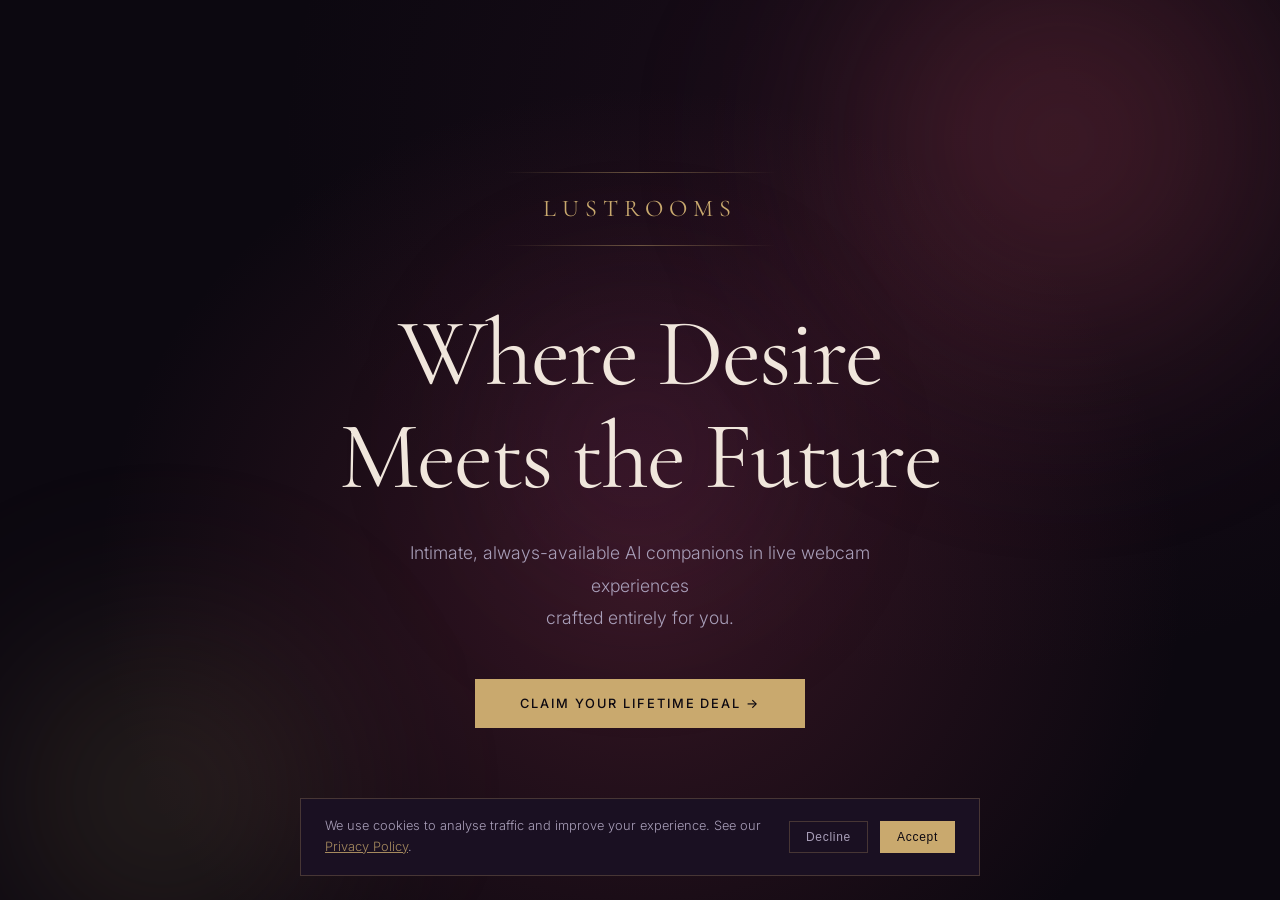
<file: index.html>
<!doctype html>
<html lang="en">
  <head>
    <meta charset="UTF-8" />
    <meta name="viewport" content="width=device-width, initial-scale=1.0" />
    <title>Lustrooms — Your Fantasy. Perfected.</title>
    <meta name="description" content="Intimate, always-available AI companions in live webcam experiences crafted entirely for you." />
    <link rel="icon" type="image/svg+xml" href="/favicon.svg" />

    <!-- Google Fonts -->
    <link rel="preconnect" href="https://fonts.googleapis.com" />
    <link rel="preconnect" href="https://fonts.gstatic.com" crossorigin />
    <link href="https://fonts.googleapis.com/css2?family=Cormorant+Garamond:ital,wght@0,300;0,400;0,500;1,300;1,400&family=Inter:wght@300;400;500&display=swap" rel="stylesheet" />

    <!-- Google Tag Manager -->
    <script>(function(w,d,s,l,i){w[l]=w[l]||[];w[l].push({'gtm.start':
    new Date().getTime(),event:'gtm.js'});var f=d.getElementsByTagName(s)[0],
    j=d.createElement(s),dl=l!='dataLayer'?'&l='+l:'';j.async=true;j.src=
    'https://www.googletagmanager.com/gtm.js?id='+i+dl;f.parentNode.insertBefore(j,f);
    })(window,document,'script','dataLayer','GTM-M2SNQQB3');</script>
    <!-- End Google Tag Manager -->
    <script type="module" crossorigin src="/assets/index-jEGV_mQt.js"></script>
    <link rel="stylesheet" crossorigin href="/assets/index-BYAXc6B2.css">
  </head>
  <body>
    <!-- Google Tag Manager (noscript) -->
    <noscript><iframe src="https://www.googletagmanager.com/ns.html?id=GTM-M2SNQQB3"
    height="0" width="0" style="display:none;visibility:hidden"></iframe></noscript>
    <!-- End Google Tag Manager (noscript) -->

    <div id="root"></div>
  </body>
</html>
</file>
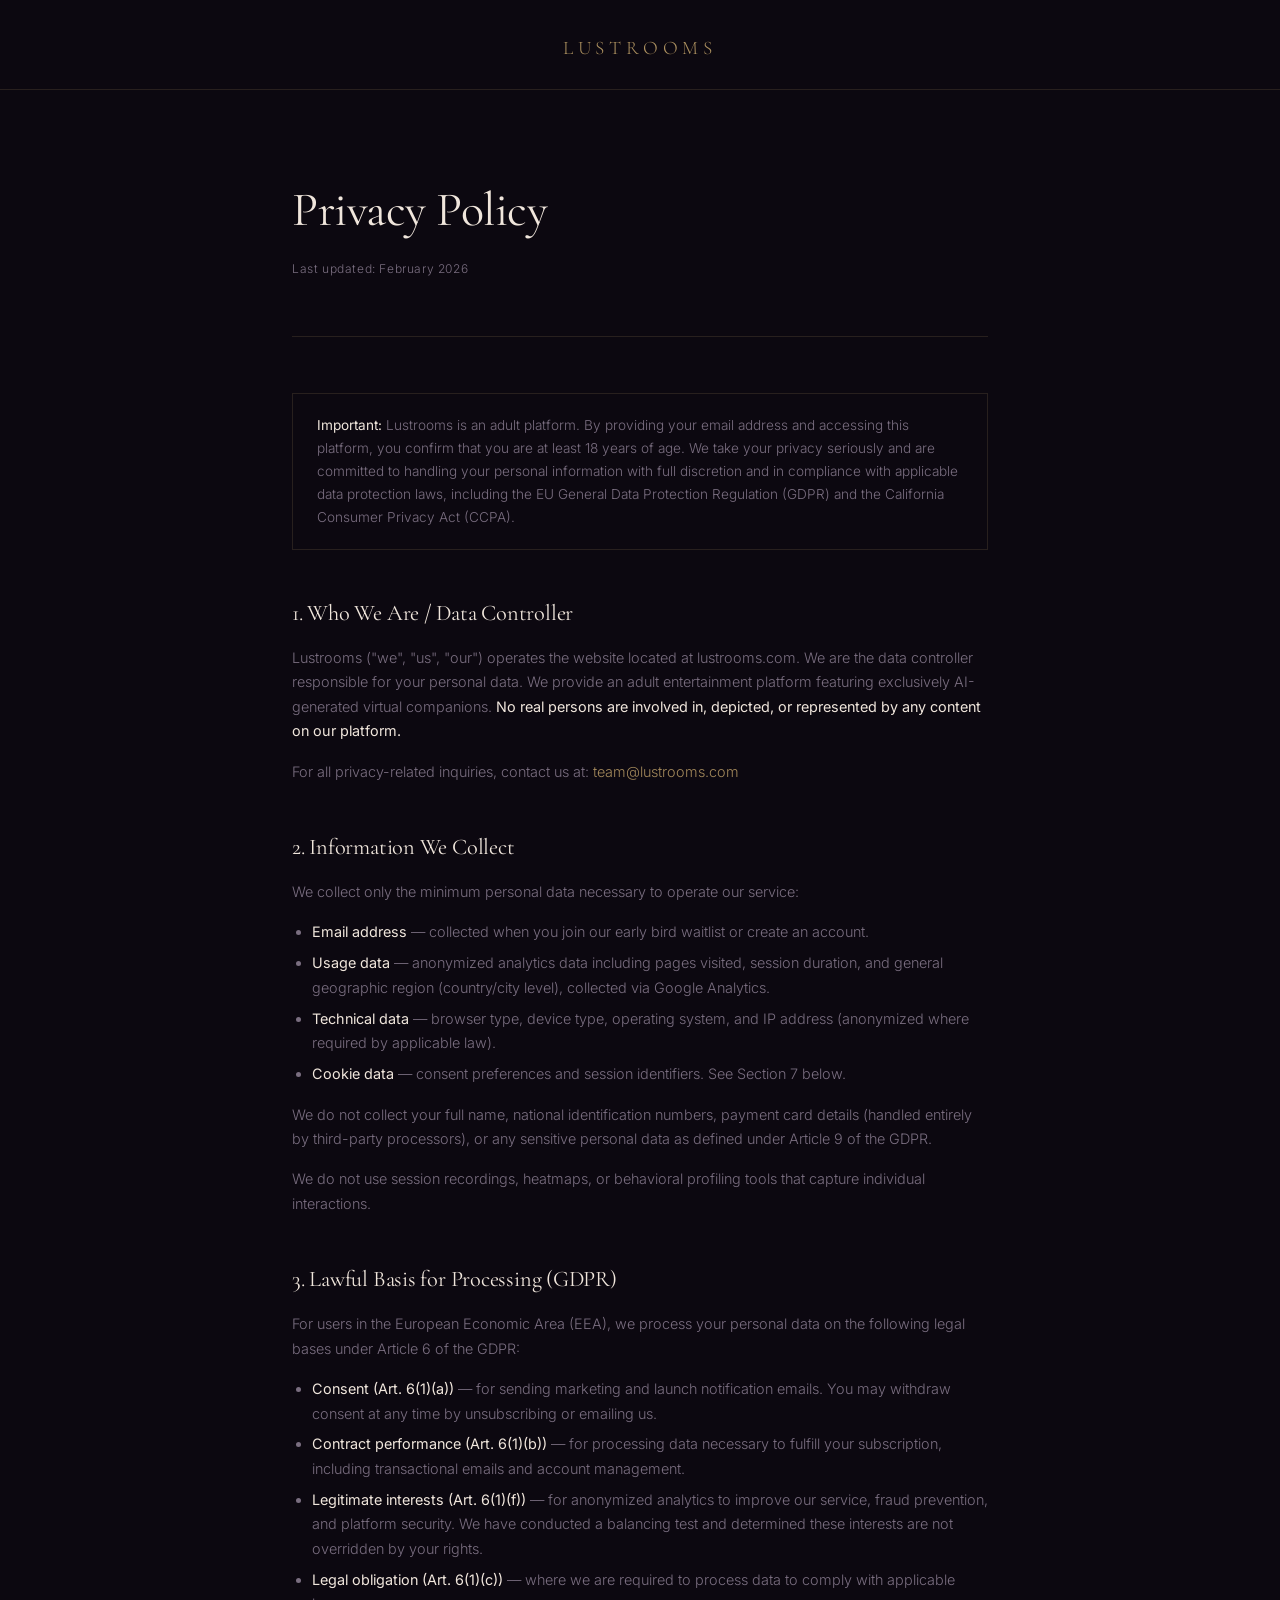
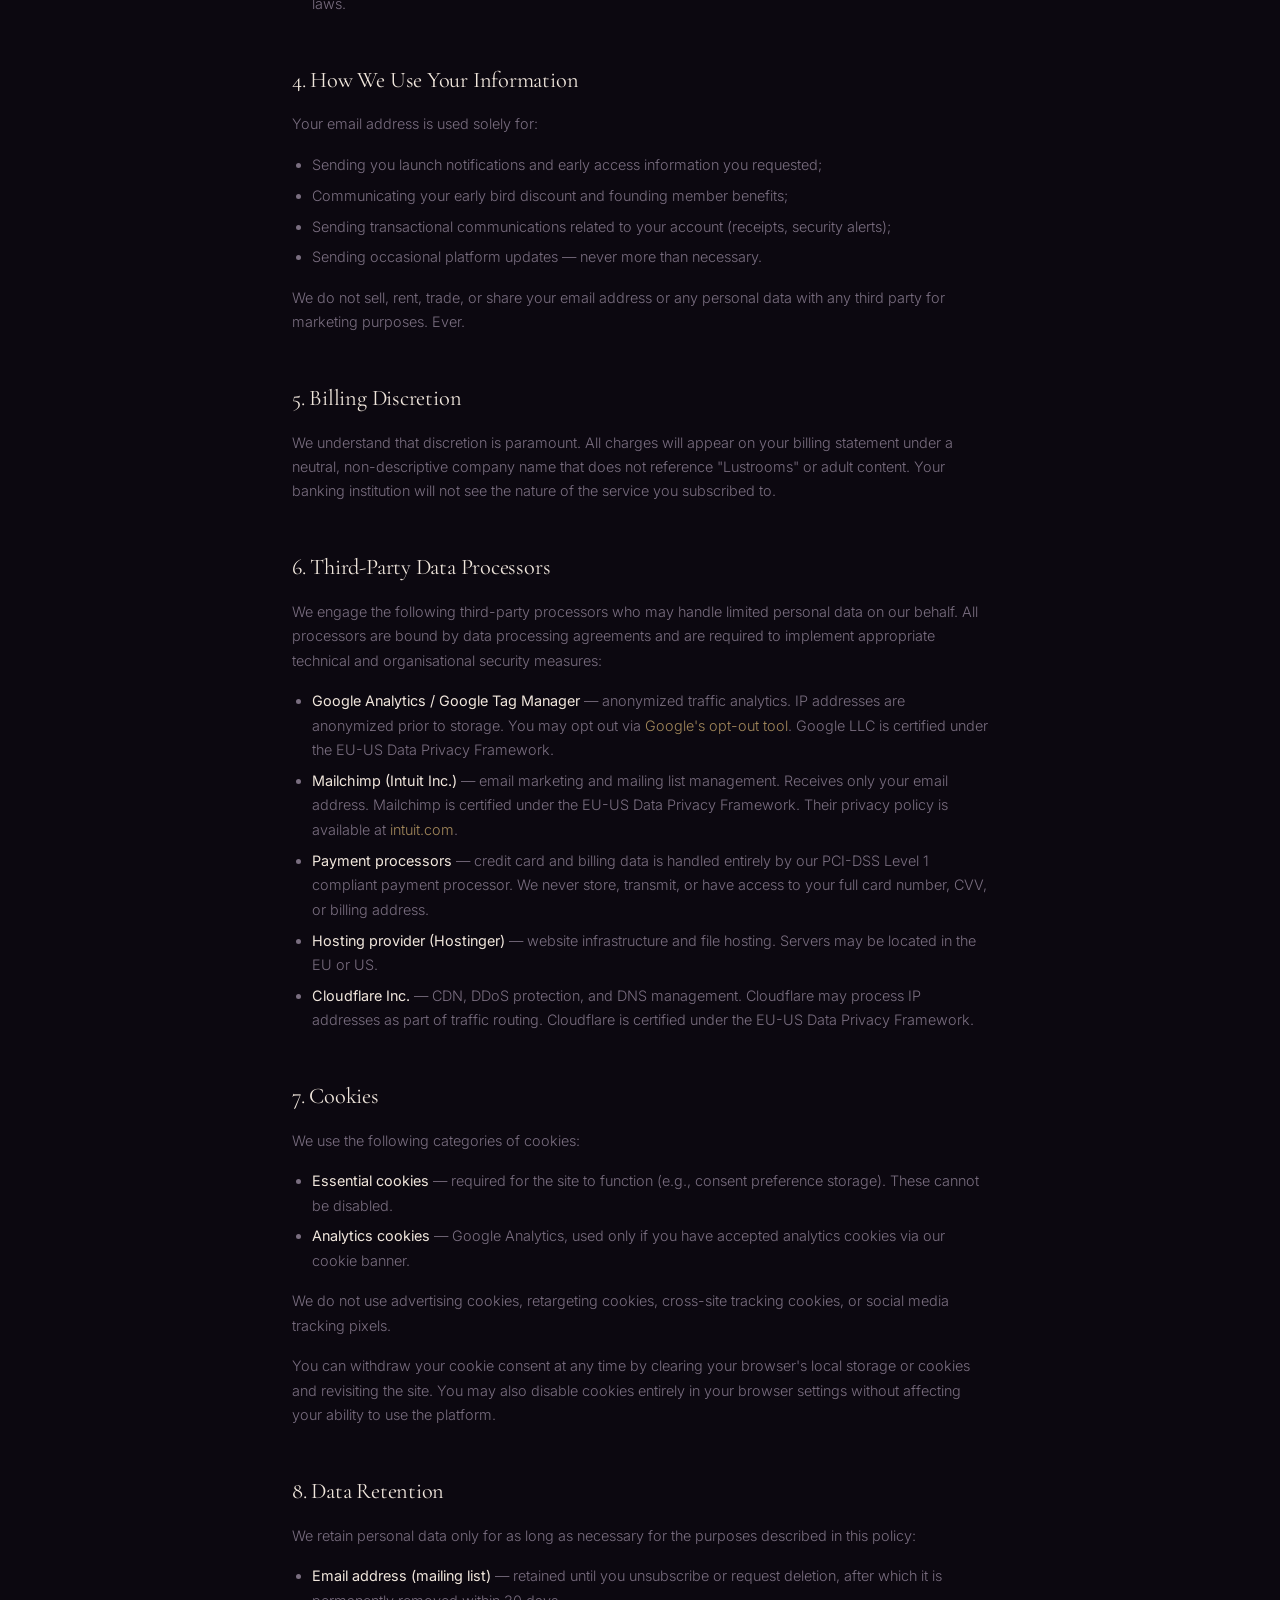
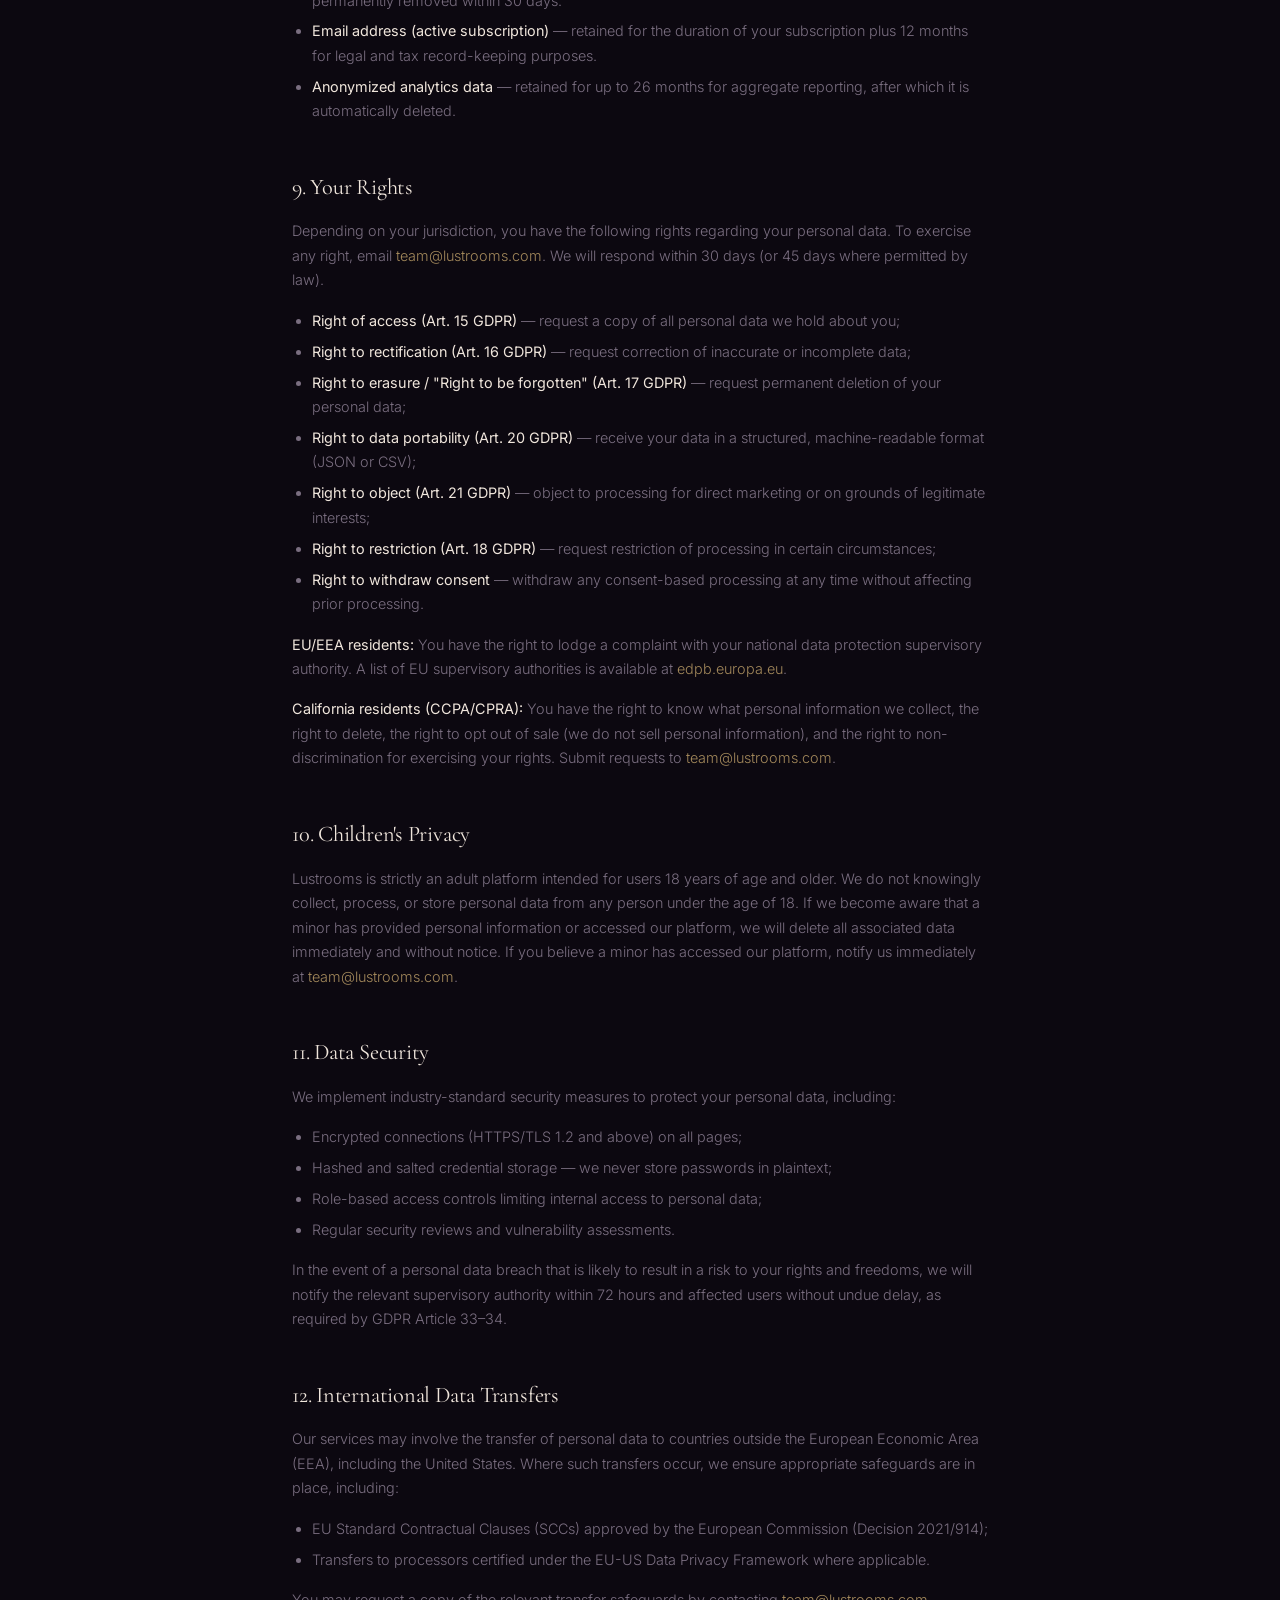
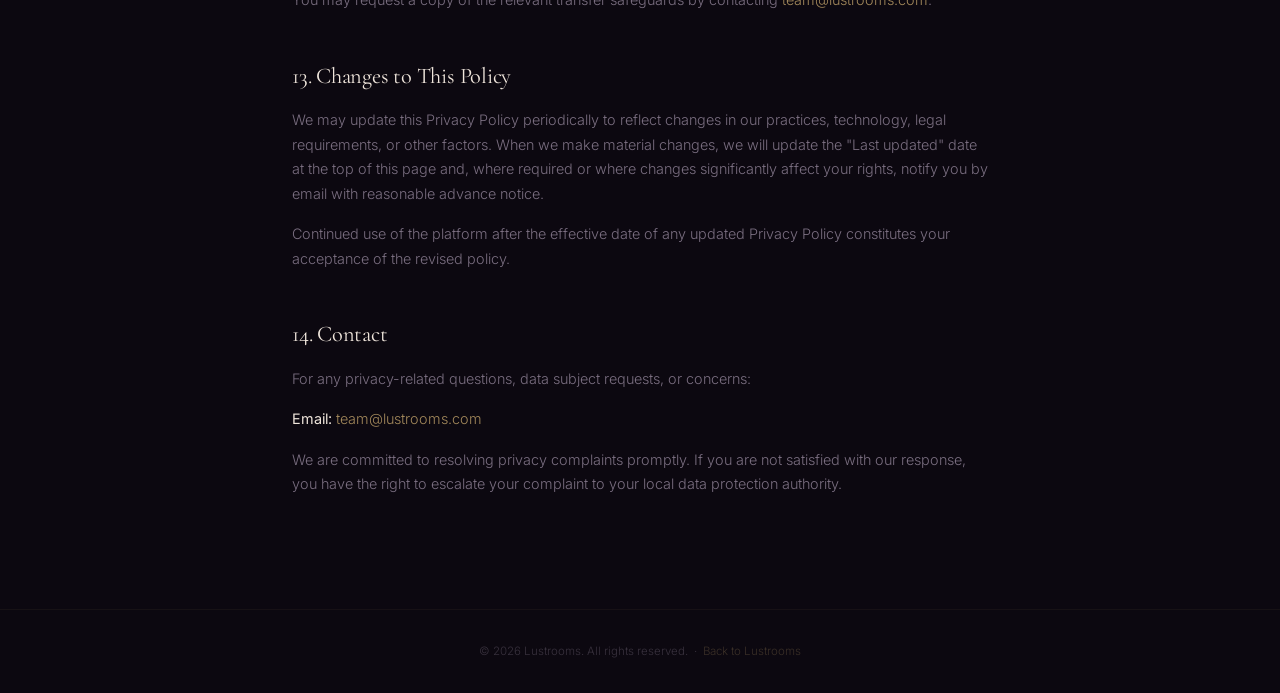
<file: privacy.html>
<!doctype html>
<html lang="en">
<head>
  <meta charset="UTF-8" />
  <meta name="viewport" content="width=device-width, initial-scale=1.0" />
  <title>Privacy Policy — Lustrooms</title>
  <meta name="robots" content="noindex" />
  <link rel="preconnect" href="https://fonts.googleapis.com" />
  <link rel="preconnect" href="https://fonts.gstatic.com" crossorigin />
  <link href="https://fonts.googleapis.com/css2?family=Cormorant+Garamond:wght@300;400&family=Inter:wght@300;400&display=swap" rel="stylesheet" />
  <style>
    *, *::before, *::after { box-sizing: border-box; margin: 0; padding: 0; }

    :root {
      --bg:      #0c0810;
      --surface: #130d18;
      --gold:    #c9a96e;
      --cream:   #f0e6dc;
      --muted:   #7a6e80;
      --border:  rgba(201, 169, 110, 0.15);
      --font-display: 'Cormorant Garamond', Georgia, serif;
      --font-body:    'Inter', system-ui, sans-serif;
    }

    body {
      background: var(--bg);
      color: var(--cream);
      font-family: var(--font-body);
      font-weight: 300;
      line-height: 1.7;
      -webkit-font-smoothing: antialiased;
    }

    header {
      padding: 2rem 2rem 1.5rem;
      border-bottom: 1px solid var(--border);
      text-align: center;
    }

    header a {
      font-family: var(--font-display);
      font-size: 1.2rem;
      letter-spacing: 0.25em;
      color: var(--gold);
      text-decoration: none;
      opacity: 0.85;
    }

    main {
      max-width: 760px;
      margin: 0 auto;
      padding: 5rem 2rem 6rem;
    }

    .page-title {
      font-family: var(--font-display);
      font-size: clamp(2rem, 5vw, 3rem);
      font-weight: 400;
      color: var(--cream);
      margin-bottom: 0.5rem;
      letter-spacing: -0.01em;
    }

    .last-updated {
      font-size: 0.75rem;
      color: var(--muted);
      letter-spacing: 0.05em;
      margin-bottom: 3.5rem;
      padding-bottom: 3.5rem;
      border-bottom: 1px solid var(--border);
    }

    h2 {
      font-family: var(--font-display);
      font-size: 1.4rem;
      font-weight: 400;
      color: var(--cream);
      margin: 2.75rem 0 0.85rem;
      letter-spacing: -0.01em;
    }

    p {
      font-size: 0.9rem;
      color: var(--muted);
      margin-bottom: 1rem;
    }

    ul {
      margin: 0.5rem 0 1rem 1.25rem;
    }

    li {
      font-size: 0.9rem;
      color: var(--muted);
      margin-bottom: 0.4rem;
    }

    strong {
      color: var(--cream);
      font-weight: 400;
    }

    a {
      color: var(--gold);
      text-decoration: none;
      opacity: 0.8;
    }

    a:hover { opacity: 1; }

    .notice {
      border: 1px solid var(--border);
      padding: 1.25rem 1.5rem;
      margin: 2rem 0;
      font-size: 0.85rem;
      color: var(--muted);
      line-height: 1.7;
    }

    footer {
      text-align: center;
      padding: 2rem;
      border-top: 1px solid var(--border);
      font-size: 0.72rem;
      color: var(--muted);
      opacity: 0.4;
    }
  </style>
</head>
<body>

  <header>
    <a href="/">LUSTROOMS</a>
  </header>

  <main>
    <h1 class="page-title">Privacy Policy</h1>
    <p class="last-updated">Last updated: February 2026</p>

    <div class="notice">
      <strong>Important:</strong> Lustrooms is an adult platform. By providing your email address and accessing this platform, you confirm that you are at least 18 years of age. We take your privacy seriously and are committed to handling your personal information with full discretion and in compliance with applicable data protection laws, including the EU General Data Protection Regulation (GDPR) and the California Consumer Privacy Act (CCPA).
    </div>

    <h2>1. Who We Are / Data Controller</h2>
    <p>Lustrooms ("we", "us", "our") operates the website located at lustrooms.com. We are the data controller responsible for your personal data. We provide an adult entertainment platform featuring exclusively AI-generated virtual companions. <strong>No real persons are involved in, depicted, or represented by any content on our platform.</strong></p>
    <p>For all privacy-related inquiries, contact us at: <a href="mailto:team@lustrooms.com">team@lustrooms.com</a></p>

    <h2>2. Information We Collect</h2>
    <p>We collect only the minimum personal data necessary to operate our service:</p>
    <ul>
      <li><strong>Email address</strong> — collected when you join our early bird waitlist or create an account.</li>
      <li><strong>Usage data</strong> — anonymized analytics data including pages visited, session duration, and general geographic region (country/city level), collected via Google Analytics.</li>
      <li><strong>Technical data</strong> — browser type, device type, operating system, and IP address (anonymized where required by applicable law).</li>
      <li><strong>Cookie data</strong> — consent preferences and session identifiers. See Section 7 below.</li>
    </ul>
    <p>We do not collect your full name, national identification numbers, payment card details (handled entirely by third-party processors), or any sensitive personal data as defined under Article 9 of the GDPR.</p>
    <p>We do not use session recordings, heatmaps, or behavioral profiling tools that capture individual interactions.</p>

    <h2>3. Lawful Basis for Processing (GDPR)</h2>
    <p>For users in the European Economic Area (EEA), we process your personal data on the following legal bases under Article 6 of the GDPR:</p>
    <ul>
      <li><strong>Consent (Art. 6(1)(a))</strong> — for sending marketing and launch notification emails. You may withdraw consent at any time by unsubscribing or emailing us.</li>
      <li><strong>Contract performance (Art. 6(1)(b))</strong> — for processing data necessary to fulfill your subscription, including transactional emails and account management.</li>
      <li><strong>Legitimate interests (Art. 6(1)(f))</strong> — for anonymized analytics to improve our service, fraud prevention, and platform security. We have conducted a balancing test and determined these interests are not overridden by your rights.</li>
      <li><strong>Legal obligation (Art. 6(1)(c))</strong> — where we are required to process data to comply with applicable laws.</li>
    </ul>

    <h2>4. How We Use Your Information</h2>
    <p>Your email address is used solely for:</p>
    <ul>
      <li>Sending you launch notifications and early access information you requested;</li>
      <li>Communicating your early bird discount and founding member benefits;</li>
      <li>Sending transactional communications related to your account (receipts, security alerts);</li>
      <li>Sending occasional platform updates — never more than necessary.</li>
    </ul>
    <p>We do not sell, rent, trade, or share your email address or any personal data with any third party for marketing purposes. Ever.</p>

    <h2>5. Billing Discretion</h2>
    <p>We understand that discretion is paramount. All charges will appear on your billing statement under a neutral, non-descriptive company name that does not reference "Lustrooms" or adult content. Your banking institution will not see the nature of the service you subscribed to.</p>

    <h2>6. Third-Party Data Processors</h2>
    <p>We engage the following third-party processors who may handle limited personal data on our behalf. All processors are bound by data processing agreements and are required to implement appropriate technical and organisational security measures:</p>
    <ul>
      <li><strong>Google Analytics / Google Tag Manager</strong> — anonymized traffic analytics. IP addresses are anonymized prior to storage. You may opt out via <a href="https://tools.google.com/dlpage/gaoptout" target="_blank" rel="noopener noreferrer">Google's opt-out tool</a>. Google LLC is certified under the EU-US Data Privacy Framework.</li>
      <li><strong>Mailchimp (Intuit Inc.)</strong> — email marketing and mailing list management. Receives only your email address. Mailchimp is certified under the EU-US Data Privacy Framework. Their privacy policy is available at <a href="https://www.intuit.com/privacy/statement/" target="_blank" rel="noopener noreferrer">intuit.com</a>.</li>
      <li><strong>Payment processors</strong> — credit card and billing data is handled entirely by our PCI-DSS Level 1 compliant payment processor. We never store, transmit, or have access to your full card number, CVV, or billing address.</li>
      <li><strong>Hosting provider (Hostinger)</strong> — website infrastructure and file hosting. Servers may be located in the EU or US.</li>
      <li><strong>Cloudflare Inc.</strong> — CDN, DDoS protection, and DNS management. Cloudflare may process IP addresses as part of traffic routing. Cloudflare is certified under the EU-US Data Privacy Framework.</li>
    </ul>

    <h2>7. Cookies</h2>
    <p>We use the following categories of cookies:</p>
    <ul>
      <li><strong>Essential cookies</strong> — required for the site to function (e.g., consent preference storage). These cannot be disabled.</li>
      <li><strong>Analytics cookies</strong> — Google Analytics, used only if you have accepted analytics cookies via our cookie banner.</li>
    </ul>
    <p>We do not use advertising cookies, retargeting cookies, cross-site tracking cookies, or social media tracking pixels.</p>
    <p>You can withdraw your cookie consent at any time by clearing your browser's local storage or cookies and revisiting the site. You may also disable cookies entirely in your browser settings without affecting your ability to use the platform.</p>

    <h2>8. Data Retention</h2>
    <p>We retain personal data only for as long as necessary for the purposes described in this policy:</p>
    <ul>
      <li><strong>Email address (mailing list)</strong> — retained until you unsubscribe or request deletion, after which it is permanently removed within 30 days.</li>
      <li><strong>Email address (active subscription)</strong> — retained for the duration of your subscription plus 12 months for legal and tax record-keeping purposes.</li>
      <li><strong>Anonymized analytics data</strong> — retained for up to 26 months for aggregate reporting, after which it is automatically deleted.</li>
    </ul>

    <h2>9. Your Rights</h2>
    <p>Depending on your jurisdiction, you have the following rights regarding your personal data. To exercise any right, email <a href="mailto:team@lustrooms.com">team@lustrooms.com</a>. We will respond within 30 days (or 45 days where permitted by law).</p>
    <ul>
      <li><strong>Right of access (Art. 15 GDPR)</strong> — request a copy of all personal data we hold about you;</li>
      <li><strong>Right to rectification (Art. 16 GDPR)</strong> — request correction of inaccurate or incomplete data;</li>
      <li><strong>Right to erasure / "Right to be forgotten" (Art. 17 GDPR)</strong> — request permanent deletion of your personal data;</li>
      <li><strong>Right to data portability (Art. 20 GDPR)</strong> — receive your data in a structured, machine-readable format (JSON or CSV);</li>
      <li><strong>Right to object (Art. 21 GDPR)</strong> — object to processing for direct marketing or on grounds of legitimate interests;</li>
      <li><strong>Right to restriction (Art. 18 GDPR)</strong> — request restriction of processing in certain circumstances;</li>
      <li><strong>Right to withdraw consent</strong> — withdraw any consent-based processing at any time without affecting prior processing.</li>
    </ul>
    <p><strong>EU/EEA residents:</strong> You have the right to lodge a complaint with your national data protection supervisory authority. A list of EU supervisory authorities is available at <a href="https://edpb.europa.eu/about-edpb/about-edpb/members_en" target="_blank" rel="noopener noreferrer">edpb.europa.eu</a>.</p>
    <p><strong>California residents (CCPA/CPRA):</strong> You have the right to know what personal information we collect, the right to delete, the right to opt out of sale (we do not sell personal information), and the right to non-discrimination for exercising your rights. Submit requests to <a href="mailto:team@lustrooms.com">team@lustrooms.com</a>.</p>

    <h2>10. Children's Privacy</h2>
    <p>Lustrooms is strictly an adult platform intended for users 18 years of age and older. We do not knowingly collect, process, or store personal data from any person under the age of 18. If we become aware that a minor has provided personal information or accessed our platform, we will delete all associated data immediately and without notice. If you believe a minor has accessed our platform, notify us immediately at <a href="mailto:team@lustrooms.com">team@lustrooms.com</a>.</p>

    <h2>11. Data Security</h2>
    <p>We implement industry-standard security measures to protect your personal data, including:</p>
    <ul>
      <li>Encrypted connections (HTTPS/TLS 1.2 and above) on all pages;</li>
      <li>Hashed and salted credential storage — we never store passwords in plaintext;</li>
      <li>Role-based access controls limiting internal access to personal data;</li>
      <li>Regular security reviews and vulnerability assessments.</li>
    </ul>
    <p>In the event of a personal data breach that is likely to result in a risk to your rights and freedoms, we will notify the relevant supervisory authority within 72 hours and affected users without undue delay, as required by GDPR Article 33–34.</p>

    <h2>12. International Data Transfers</h2>
    <p>Our services may involve the transfer of personal data to countries outside the European Economic Area (EEA), including the United States. Where such transfers occur, we ensure appropriate safeguards are in place, including:</p>
    <ul>
      <li>EU Standard Contractual Clauses (SCCs) approved by the European Commission (Decision 2021/914);</li>
      <li>Transfers to processors certified under the EU-US Data Privacy Framework where applicable.</li>
    </ul>
    <p>You may request a copy of the relevant transfer safeguards by contacting <a href="mailto:team@lustrooms.com">team@lustrooms.com</a>.</p>

    <h2>13. Changes to This Policy</h2>
    <p>We may update this Privacy Policy periodically to reflect changes in our practices, technology, legal requirements, or other factors. When we make material changes, we will update the "Last updated" date at the top of this page and, where required or where changes significantly affect your rights, notify you by email with reasonable advance notice.</p>
    <p>Continued use of the platform after the effective date of any updated Privacy Policy constitutes your acceptance of the revised policy.</p>

    <h2>14. Contact</h2>
    <p>For any privacy-related questions, data subject requests, or concerns:</p>
    <p><strong>Email:</strong> <a href="mailto:team@lustrooms.com">team@lustrooms.com</a></p>
    <p>We are committed to resolving privacy complaints promptly. If you are not satisfied with our response, you have the right to escalate your complaint to your local data protection authority.</p>
  </main>

  <footer>
    © <script>document.write(new Date().getFullYear())</script> Lustrooms. All rights reserved.
    &nbsp;·&nbsp; <a href="/" style="opacity:0.6;">Back to Lustrooms</a>
  </footer>

</body>
</html>
</file>
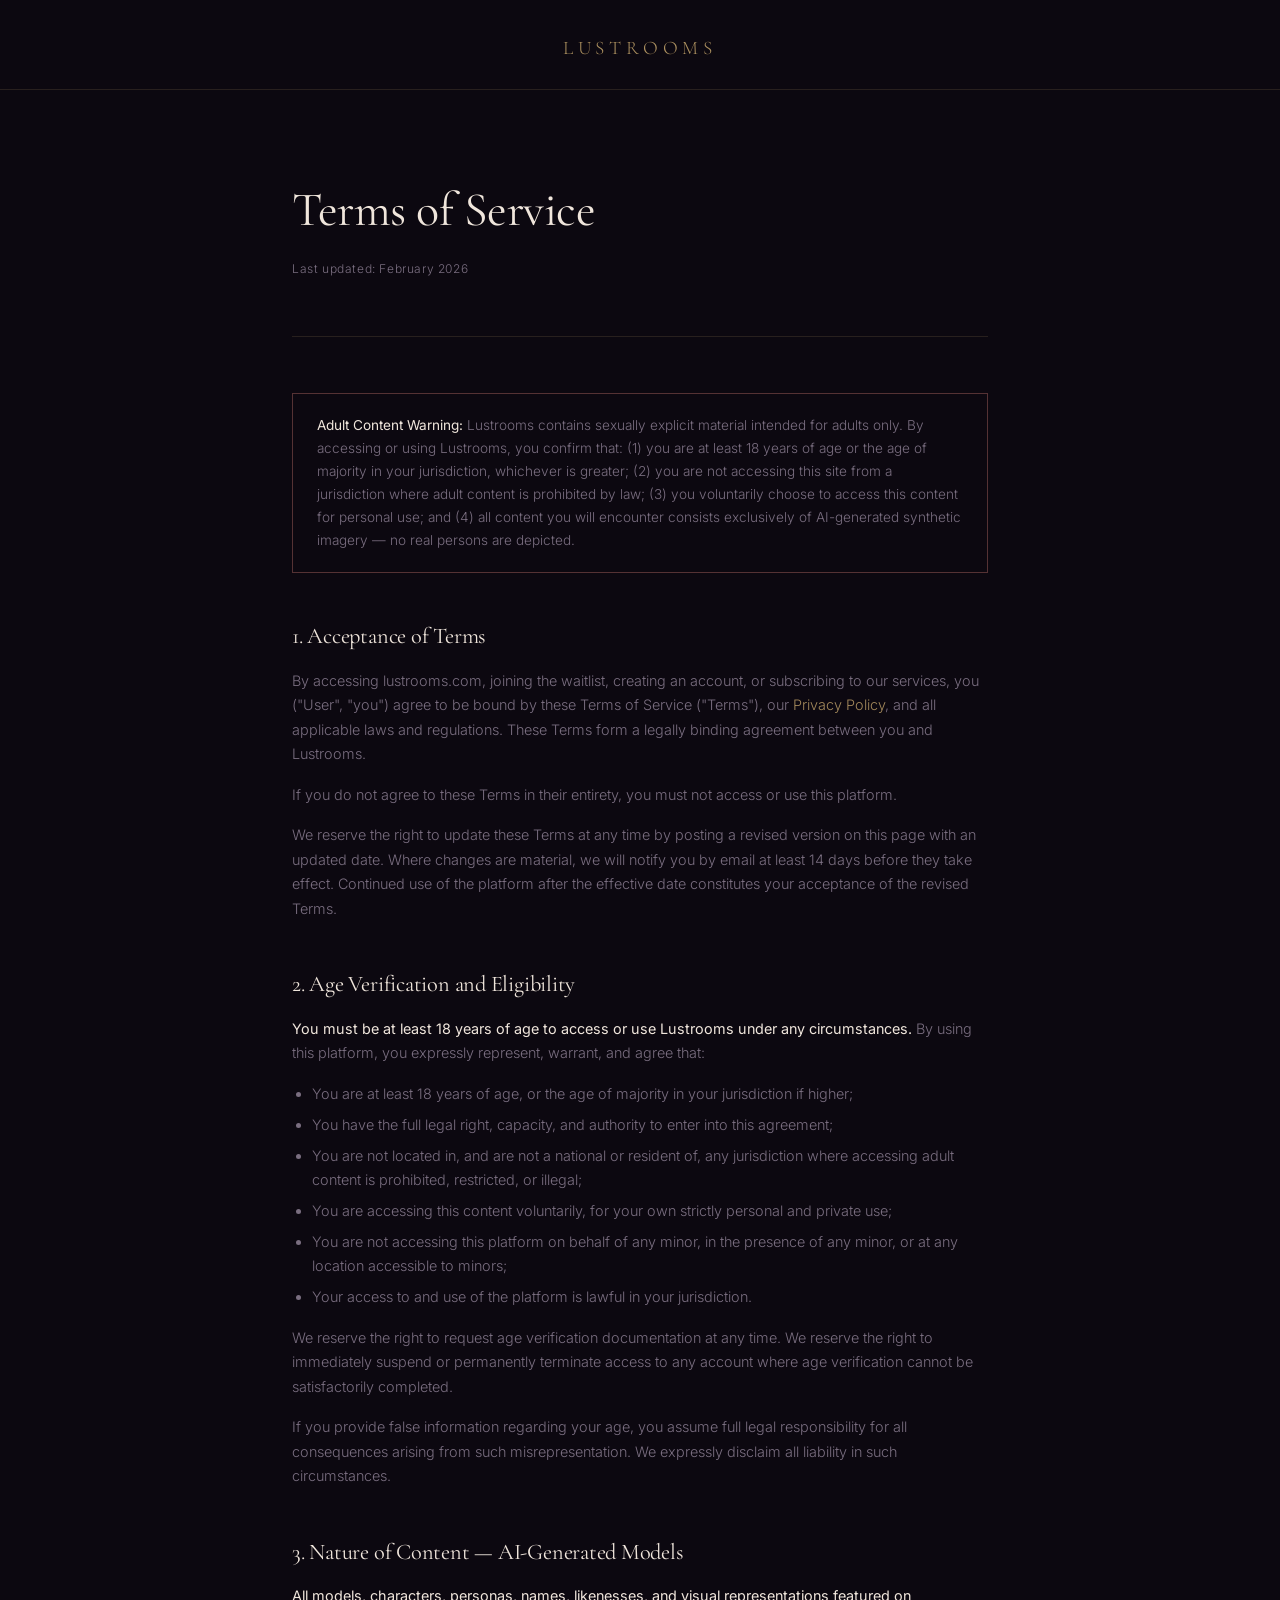
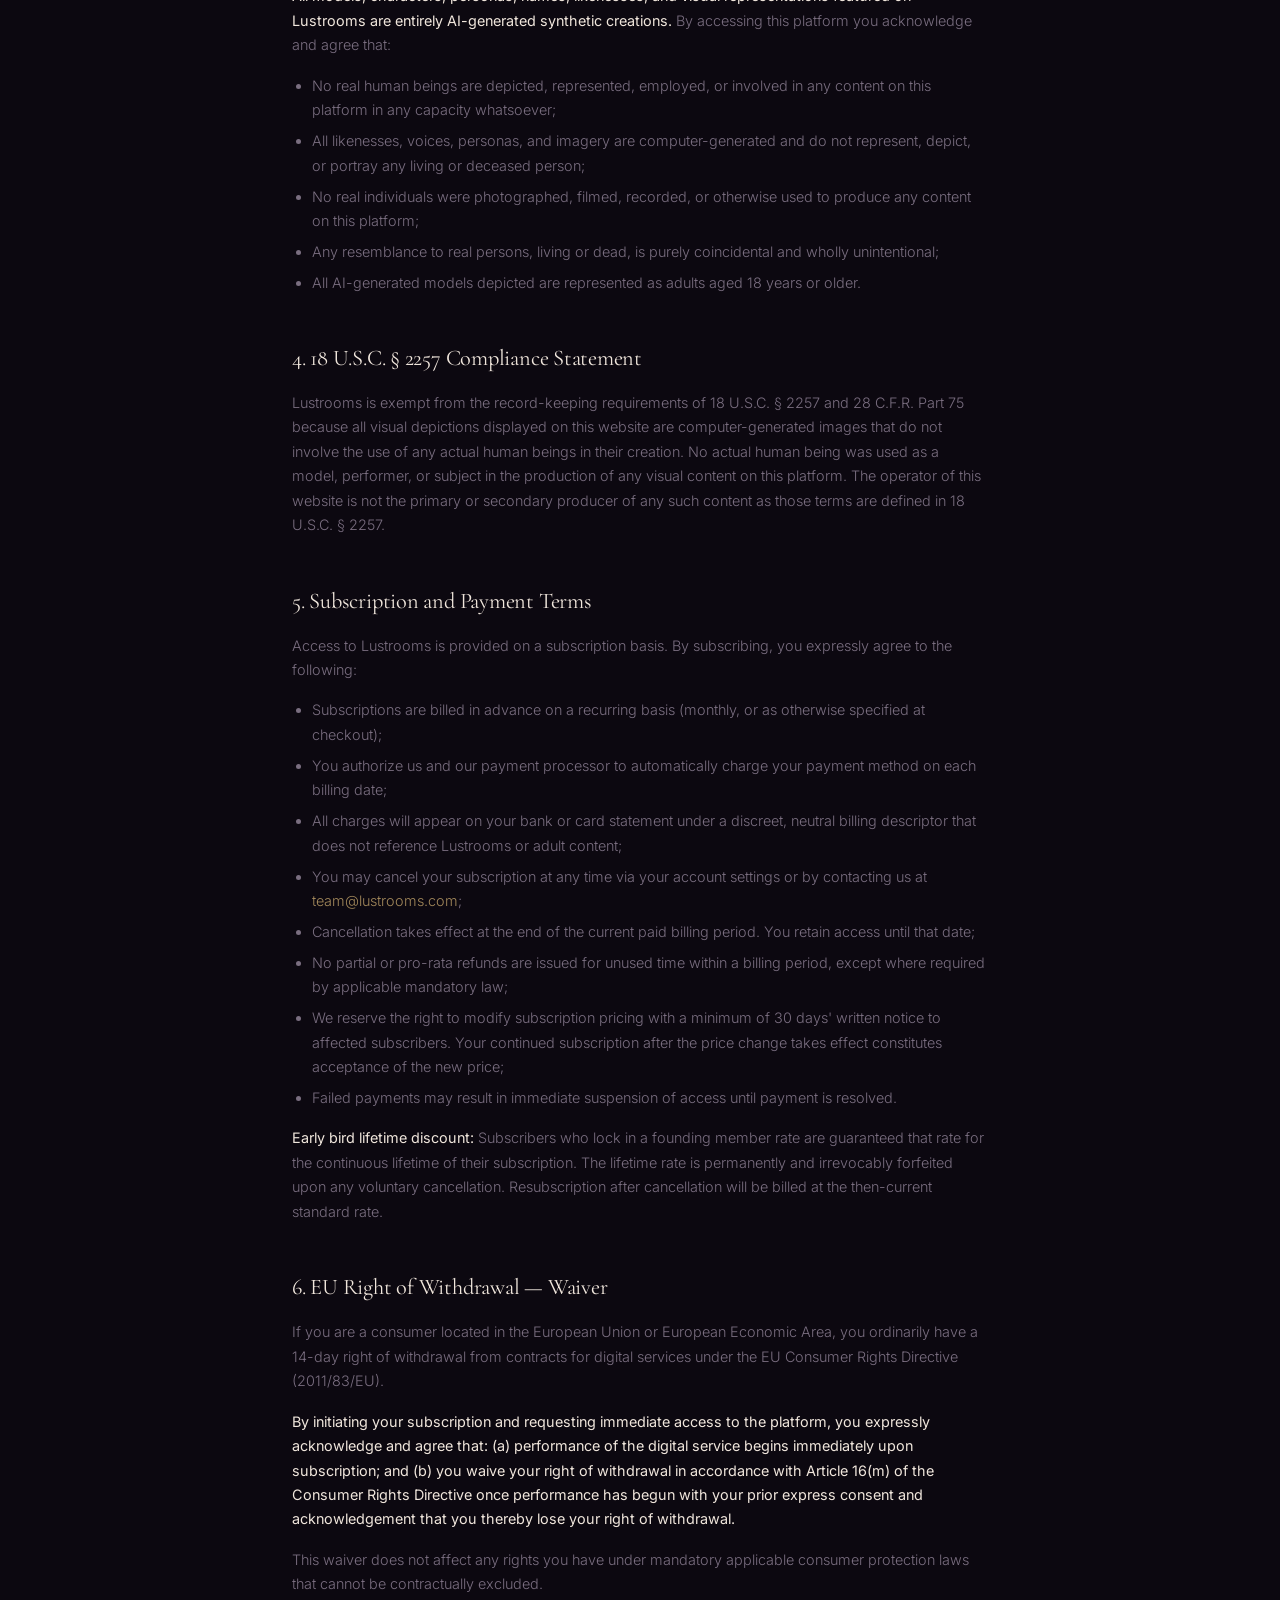
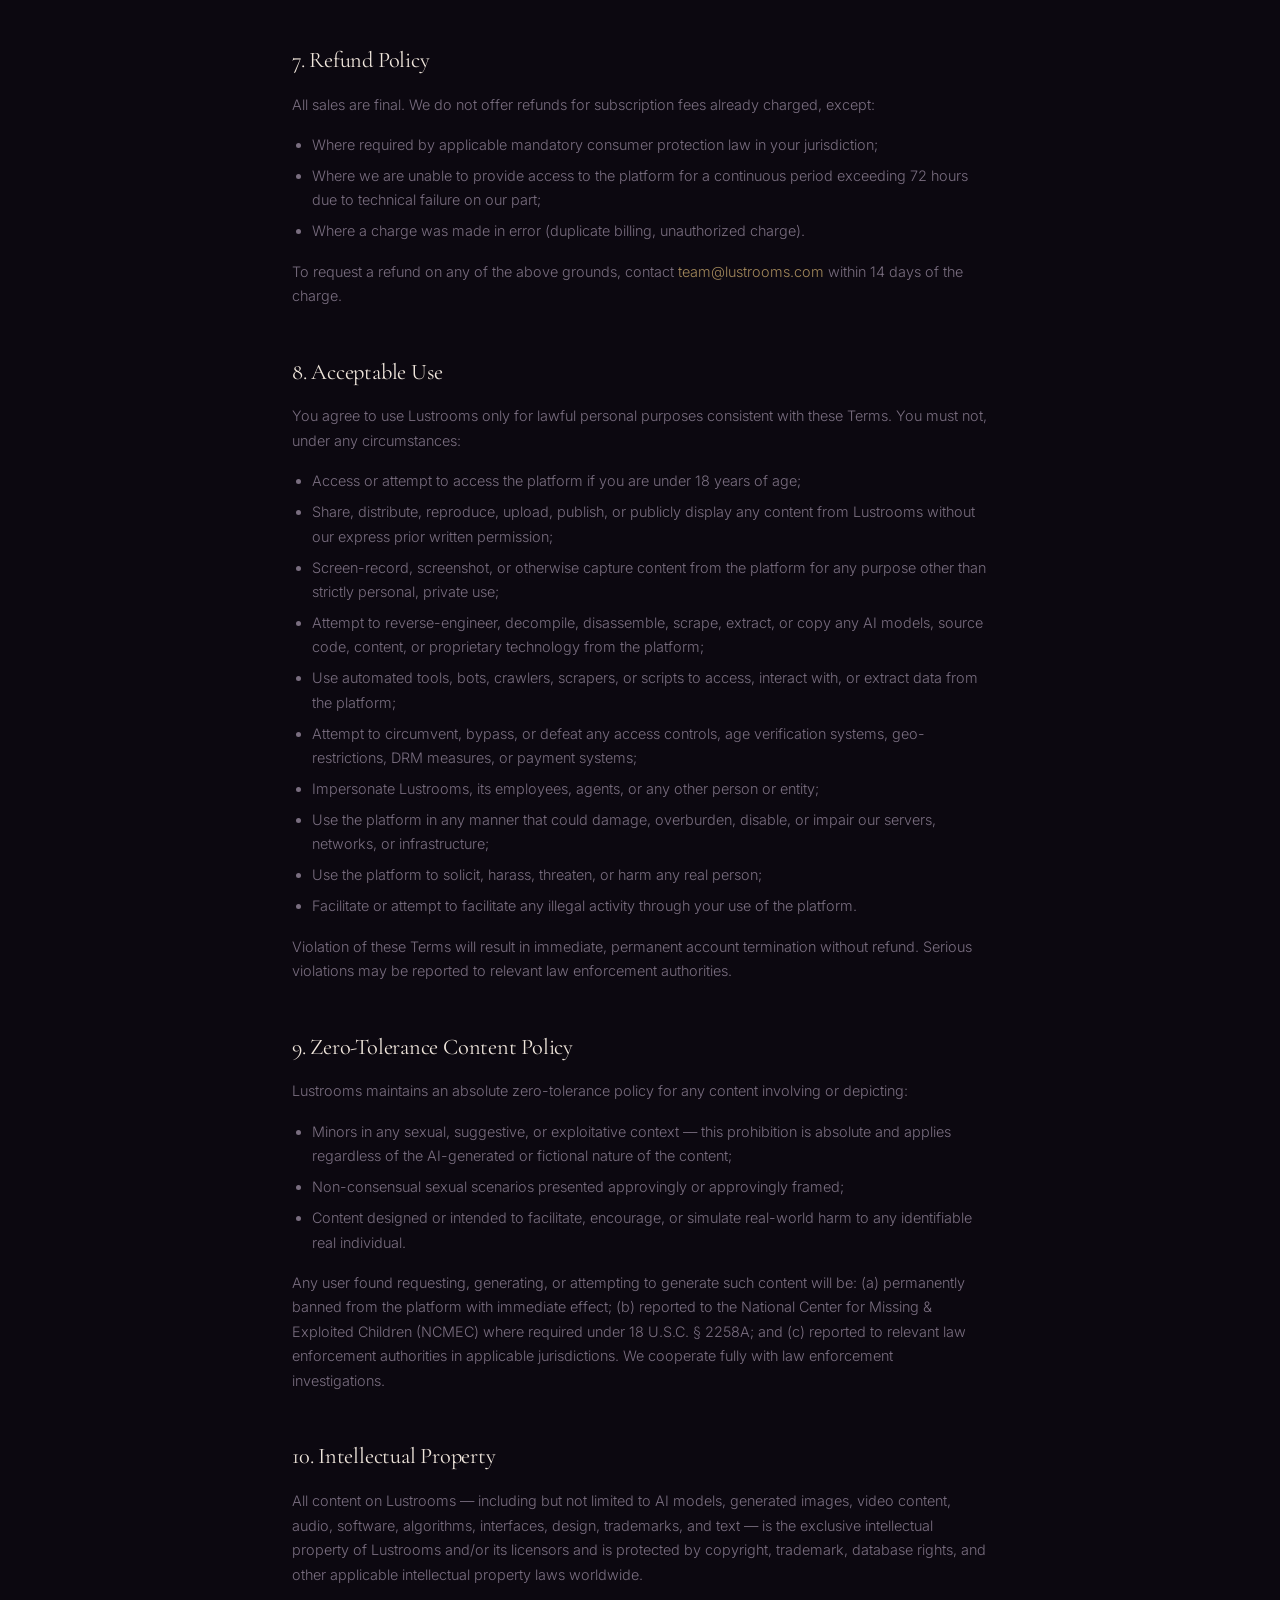
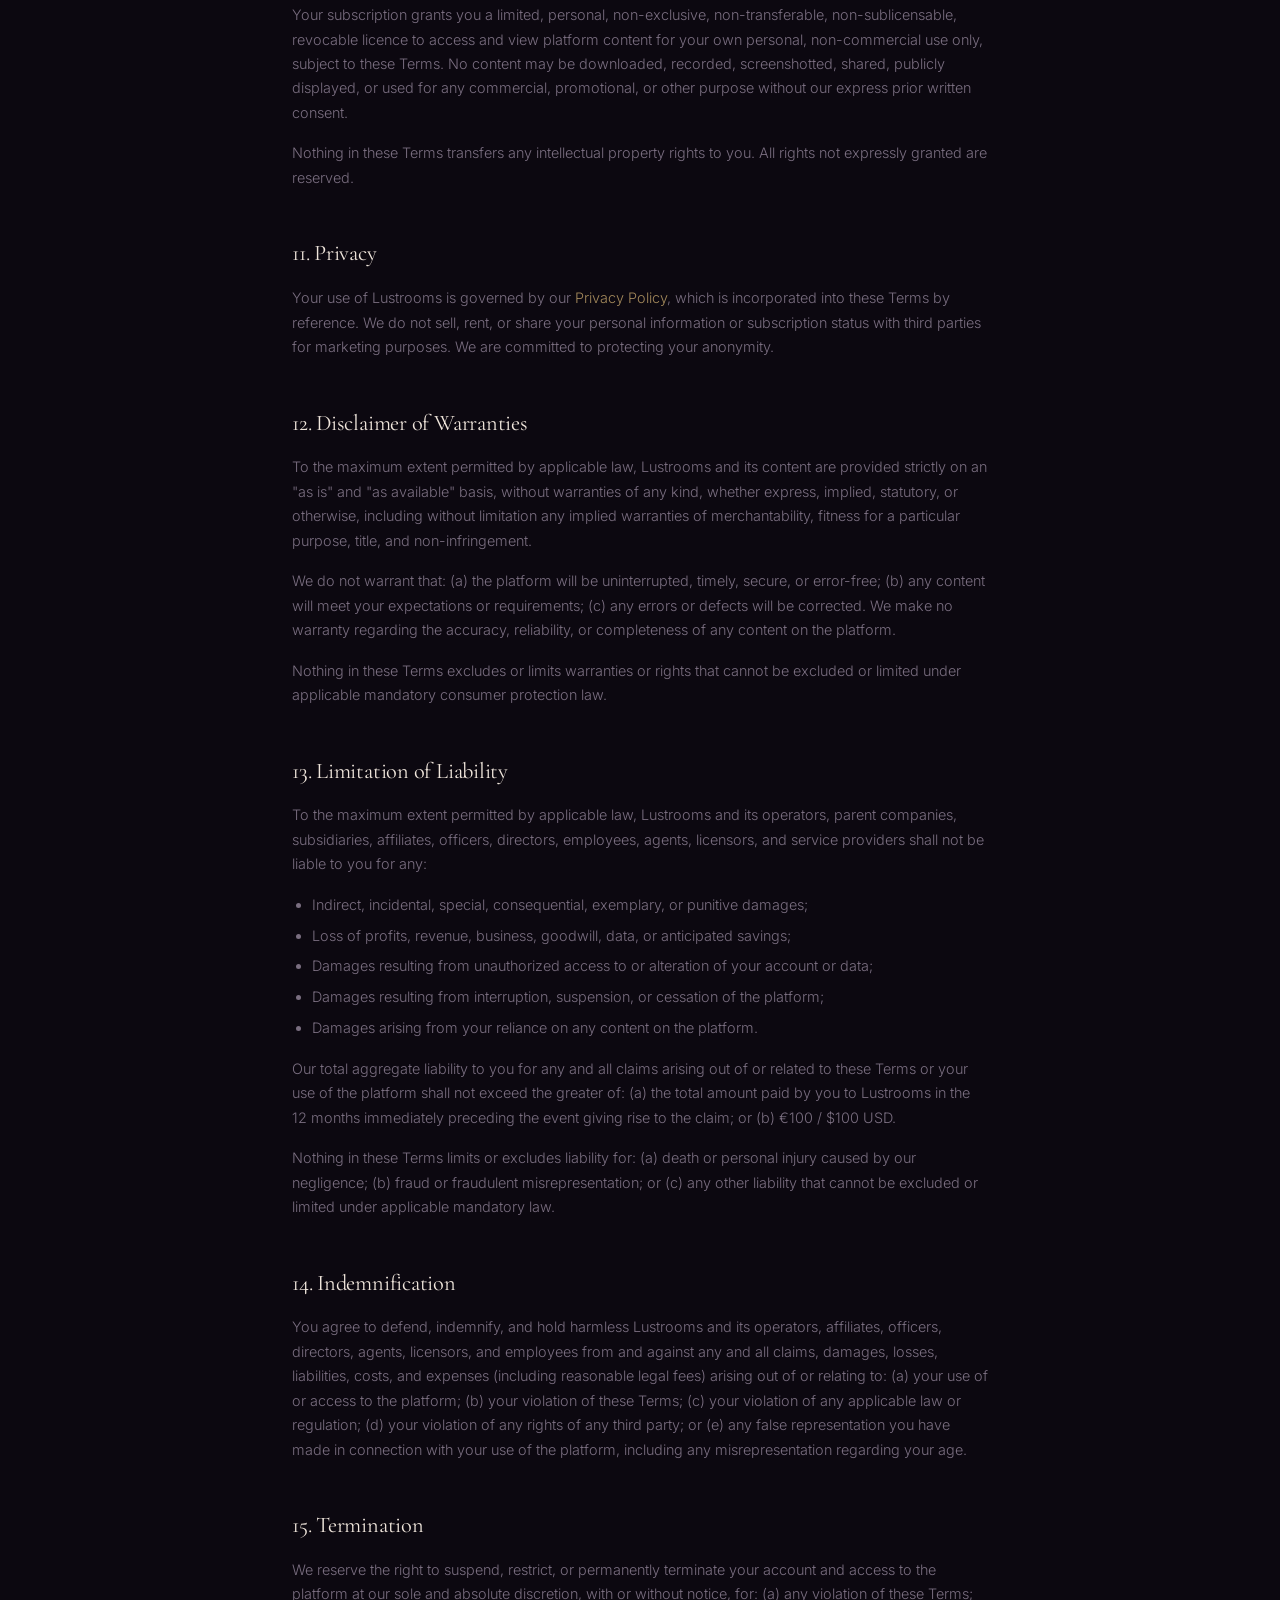
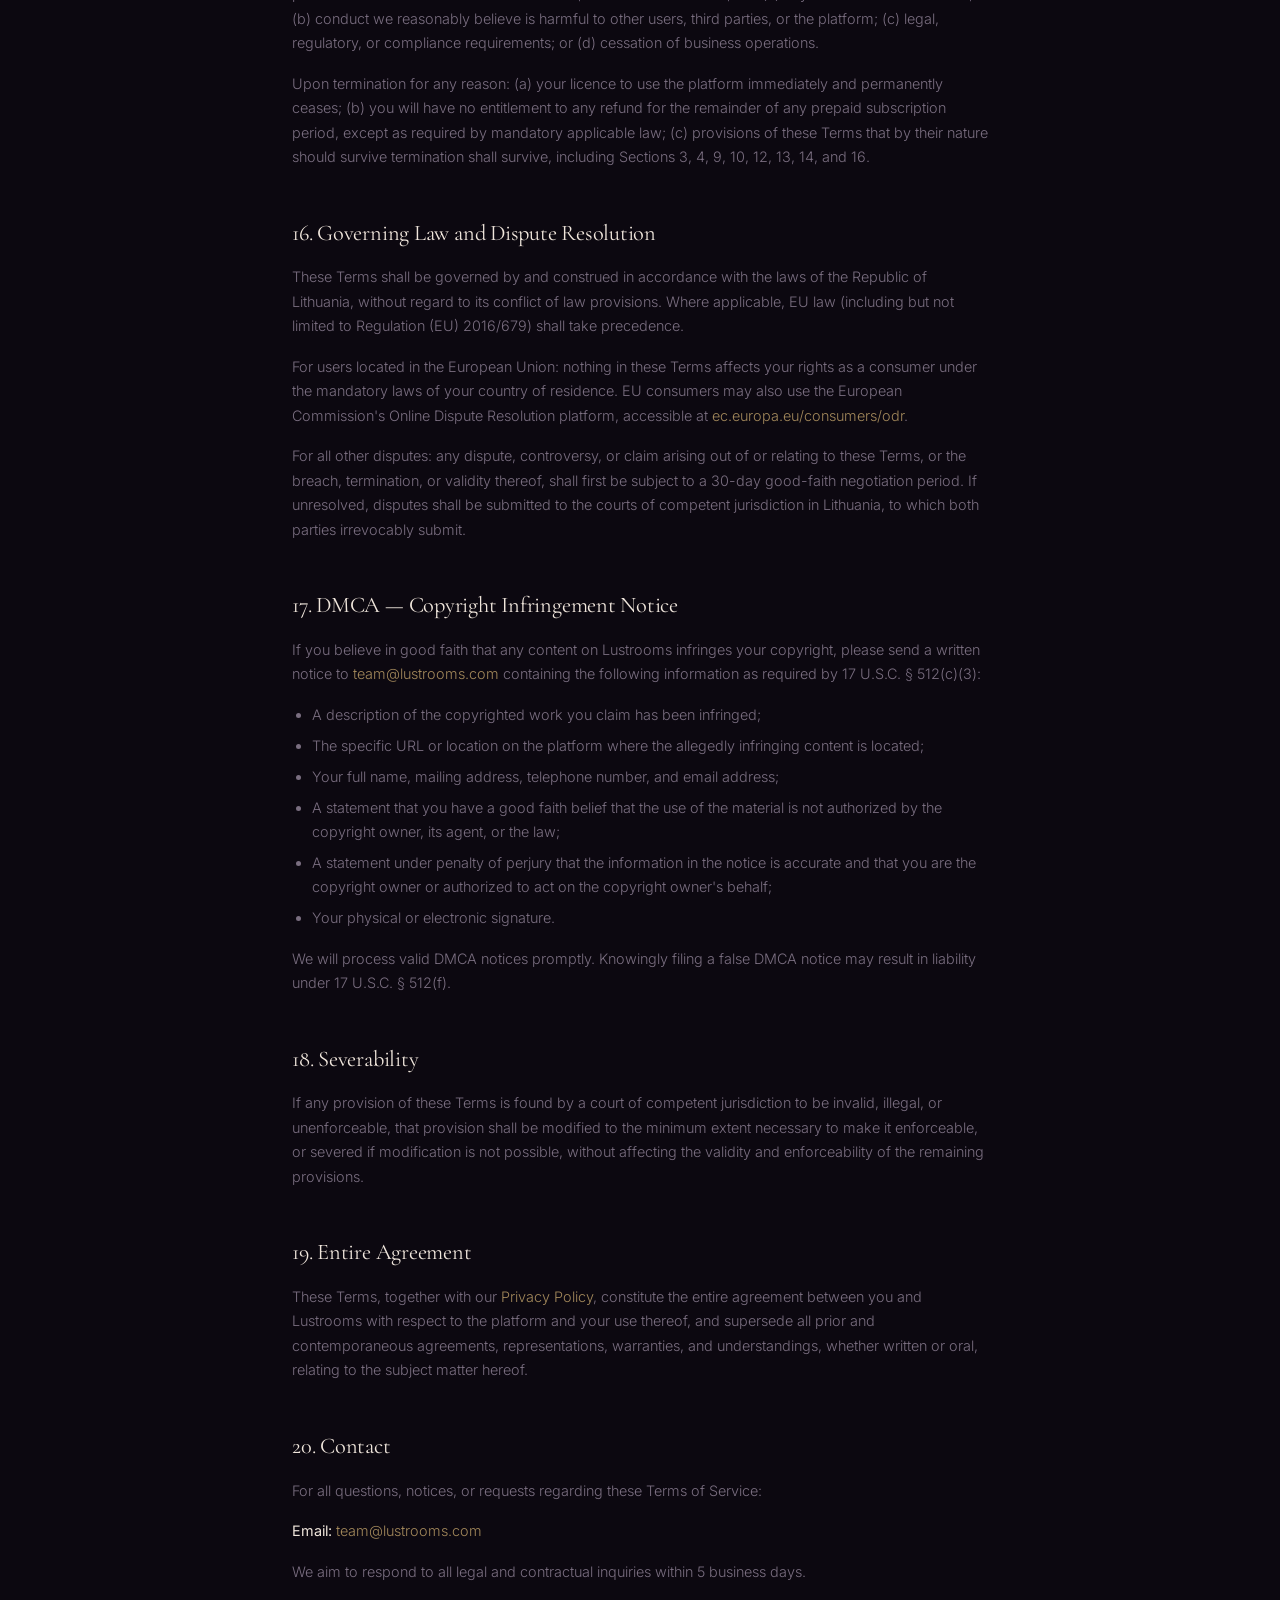
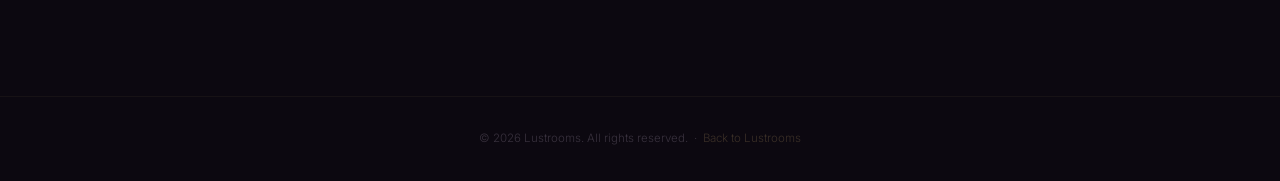
<file: terms.html>
<!doctype html>
<html lang="en">
<head>
  <meta charset="UTF-8" />
  <meta name="viewport" content="width=device-width, initial-scale=1.0" />
  <title>Terms of Service — Lustrooms</title>
  <meta name="robots" content="noindex" />
  <link rel="preconnect" href="https://fonts.googleapis.com" />
  <link rel="preconnect" href="https://fonts.gstatic.com" crossorigin />
  <link href="https://fonts.googleapis.com/css2?family=Cormorant+Garamond:wght@300;400&family=Inter:wght@300;400&display=swap" rel="stylesheet" />
  <style>
    *, *::before, *::after { box-sizing: border-box; margin: 0; padding: 0; }

    :root {
      --bg:      #0c0810;
      --surface: #130d18;
      --gold:    #c9a96e;
      --cream:   #f0e6dc;
      --muted:   #7a6e80;
      --border:  rgba(201, 169, 110, 0.15);
      --font-display: 'Cormorant Garamond', Georgia, serif;
      --font-body:    'Inter', system-ui, sans-serif;
    }

    body {
      background: var(--bg);
      color: var(--cream);
      font-family: var(--font-body);
      font-weight: 300;
      line-height: 1.7;
      -webkit-font-smoothing: antialiased;
    }

    header {
      padding: 2rem 2rem 1.5rem;
      border-bottom: 1px solid var(--border);
      text-align: center;
    }

    header a {
      font-family: var(--font-display);
      font-size: 1.2rem;
      letter-spacing: 0.25em;
      color: var(--gold);
      text-decoration: none;
      opacity: 0.85;
    }

    main {
      max-width: 760px;
      margin: 0 auto;
      padding: 5rem 2rem 6rem;
    }

    .page-title {
      font-family: var(--font-display);
      font-size: clamp(2rem, 5vw, 3rem);
      font-weight: 400;
      color: var(--cream);
      margin-bottom: 0.5rem;
      letter-spacing: -0.01em;
    }

    .last-updated {
      font-size: 0.75rem;
      color: var(--muted);
      letter-spacing: 0.05em;
      margin-bottom: 3.5rem;
      padding-bottom: 3.5rem;
      border-bottom: 1px solid var(--border);
    }

    h2 {
      font-family: var(--font-display);
      font-size: 1.4rem;
      font-weight: 400;
      color: var(--cream);
      margin: 2.75rem 0 0.85rem;
      letter-spacing: -0.01em;
    }

    p {
      font-size: 0.9rem;
      color: var(--muted);
      margin-bottom: 1rem;
    }

    ul {
      margin: 0.5rem 0 1rem 1.25rem;
    }

    li {
      font-size: 0.9rem;
      color: var(--muted);
      margin-bottom: 0.4rem;
    }

    strong {
      color: var(--cream);
      font-weight: 400;
    }

    a {
      color: var(--gold);
      text-decoration: none;
      opacity: 0.8;
    }

    a:hover { opacity: 1; }

    .notice {
      border: 1px solid var(--border);
      padding: 1.25rem 1.5rem;
      margin: 2rem 0;
      font-size: 0.85rem;
      color: var(--muted);
      line-height: 1.7;
    }

    .notice.warning {
      border-color: rgba(196, 112, 106, 0.4);
    }

    footer {
      text-align: center;
      padding: 2rem;
      border-top: 1px solid var(--border);
      font-size: 0.72rem;
      color: var(--muted);
      opacity: 0.4;
    }
  </style>
</head>
<body>

  <header>
    <a href="/">LUSTROOMS</a>
  </header>

  <main>
    <h1 class="page-title">Terms of Service</h1>
    <p class="last-updated">Last updated: February 2026</p>

    <div class="notice warning">
      <strong>Adult Content Warning:</strong> Lustrooms contains sexually explicit material intended for adults only. By accessing or using Lustrooms, you confirm that: (1) you are at least 18 years of age or the age of majority in your jurisdiction, whichever is greater; (2) you are not accessing this site from a jurisdiction where adult content is prohibited by law; (3) you voluntarily choose to access this content for personal use; and (4) all content you will encounter consists exclusively of AI-generated synthetic imagery — no real persons are depicted.
    </div>

    <h2>1. Acceptance of Terms</h2>
    <p>By accessing lustrooms.com, joining the waitlist, creating an account, or subscribing to our services, you ("User", "you") agree to be bound by these Terms of Service ("Terms"), our <a href="/privacy.html">Privacy Policy</a>, and all applicable laws and regulations. These Terms form a legally binding agreement between you and Lustrooms.</p>
    <p>If you do not agree to these Terms in their entirety, you must not access or use this platform.</p>
    <p>We reserve the right to update these Terms at any time by posting a revised version on this page with an updated date. Where changes are material, we will notify you by email at least 14 days before they take effect. Continued use of the platform after the effective date constitutes your acceptance of the revised Terms.</p>

    <h2>2. Age Verification and Eligibility</h2>
    <p><strong>You must be at least 18 years of age to access or use Lustrooms under any circumstances.</strong> By using this platform, you expressly represent, warrant, and agree that:</p>
    <ul>
      <li>You are at least 18 years of age, or the age of majority in your jurisdiction if higher;</li>
      <li>You have the full legal right, capacity, and authority to enter into this agreement;</li>
      <li>You are not located in, and are not a national or resident of, any jurisdiction where accessing adult content is prohibited, restricted, or illegal;</li>
      <li>You are accessing this content voluntarily, for your own strictly personal and private use;</li>
      <li>You are not accessing this platform on behalf of any minor, in the presence of any minor, or at any location accessible to minors;</li>
      <li>Your access to and use of the platform is lawful in your jurisdiction.</li>
    </ul>
    <p>We reserve the right to request age verification documentation at any time. We reserve the right to immediately suspend or permanently terminate access to any account where age verification cannot be satisfactorily completed.</p>
    <p>If you provide false information regarding your age, you assume full legal responsibility for all consequences arising from such misrepresentation. We expressly disclaim all liability in such circumstances.</p>

    <h2>3. Nature of Content — AI-Generated Models</h2>
    <p><strong>All models, characters, personas, names, likenesses, and visual representations featured on Lustrooms are entirely AI-generated synthetic creations.</strong> By accessing this platform you acknowledge and agree that:</p>
    <ul>
      <li>No real human beings are depicted, represented, employed, or involved in any content on this platform in any capacity whatsoever;</li>
      <li>All likenesses, voices, personas, and imagery are computer-generated and do not represent, depict, or portray any living or deceased person;</li>
      <li>No real individuals were photographed, filmed, recorded, or otherwise used to produce any content on this platform;</li>
      <li>Any resemblance to real persons, living or dead, is purely coincidental and wholly unintentional;</li>
      <li>All AI-generated models depicted are represented as adults aged 18 years or older.</li>
    </ul>

    <h2>4. 18 U.S.C. § 2257 Compliance Statement</h2>
    <p>Lustrooms is exempt from the record-keeping requirements of 18 U.S.C. § 2257 and 28 C.F.R. Part 75 because all visual depictions displayed on this website are computer-generated images that do not involve the use of any actual human beings in their creation. No actual human being was used as a model, performer, or subject in the production of any visual content on this platform. The operator of this website is not the primary or secondary producer of any such content as those terms are defined in 18 U.S.C. § 2257.</p>

    <h2>5. Subscription and Payment Terms</h2>
    <p>Access to Lustrooms is provided on a subscription basis. By subscribing, you expressly agree to the following:</p>
    <ul>
      <li>Subscriptions are billed in advance on a recurring basis (monthly, or as otherwise specified at checkout);</li>
      <li>You authorize us and our payment processor to automatically charge your payment method on each billing date;</li>
      <li>All charges will appear on your bank or card statement under a discreet, neutral billing descriptor that does not reference Lustrooms or adult content;</li>
      <li>You may cancel your subscription at any time via your account settings or by contacting us at <a href="mailto:team@lustrooms.com">team@lustrooms.com</a>;</li>
      <li>Cancellation takes effect at the end of the current paid billing period. You retain access until that date;</li>
      <li>No partial or pro-rata refunds are issued for unused time within a billing period, except where required by applicable mandatory law;</li>
      <li>We reserve the right to modify subscription pricing with a minimum of 30 days' written notice to affected subscribers. Your continued subscription after the price change takes effect constitutes acceptance of the new price;</li>
      <li>Failed payments may result in immediate suspension of access until payment is resolved.</li>
    </ul>
    <p><strong>Early bird lifetime discount:</strong> Subscribers who lock in a founding member rate are guaranteed that rate for the continuous lifetime of their subscription. The lifetime rate is permanently and irrevocably forfeited upon any voluntary cancellation. Resubscription after cancellation will be billed at the then-current standard rate.</p>

    <h2>6. EU Right of Withdrawal — Waiver</h2>
    <p>If you are a consumer located in the European Union or European Economic Area, you ordinarily have a 14-day right of withdrawal from contracts for digital services under the EU Consumer Rights Directive (2011/83/EU).</p>
    <p><strong>By initiating your subscription and requesting immediate access to the platform, you expressly acknowledge and agree that: (a) performance of the digital service begins immediately upon subscription; and (b) you waive your right of withdrawal in accordance with Article 16(m) of the Consumer Rights Directive once performance has begun with your prior express consent and acknowledgement that you thereby lose your right of withdrawal.</strong></p>
    <p>This waiver does not affect any rights you have under mandatory applicable consumer protection laws that cannot be contractually excluded.</p>

    <h2>7. Refund Policy</h2>
    <p>All sales are final. We do not offer refunds for subscription fees already charged, except:</p>
    <ul>
      <li>Where required by applicable mandatory consumer protection law in your jurisdiction;</li>
      <li>Where we are unable to provide access to the platform for a continuous period exceeding 72 hours due to technical failure on our part;</li>
      <li>Where a charge was made in error (duplicate billing, unauthorized charge).</li>
    </ul>
    <p>To request a refund on any of the above grounds, contact <a href="mailto:team@lustrooms.com">team@lustrooms.com</a> within 14 days of the charge.</p>

    <h2>8. Acceptable Use</h2>
    <p>You agree to use Lustrooms only for lawful personal purposes consistent with these Terms. You must not, under any circumstances:</p>
    <ul>
      <li>Access or attempt to access the platform if you are under 18 years of age;</li>
      <li>Share, distribute, reproduce, upload, publish, or publicly display any content from Lustrooms without our express prior written permission;</li>
      <li>Screen-record, screenshot, or otherwise capture content from the platform for any purpose other than strictly personal, private use;</li>
      <li>Attempt to reverse-engineer, decompile, disassemble, scrape, extract, or copy any AI models, source code, content, or proprietary technology from the platform;</li>
      <li>Use automated tools, bots, crawlers, scrapers, or scripts to access, interact with, or extract data from the platform;</li>
      <li>Attempt to circumvent, bypass, or defeat any access controls, age verification systems, geo-restrictions, DRM measures, or payment systems;</li>
      <li>Impersonate Lustrooms, its employees, agents, or any other person or entity;</li>
      <li>Use the platform in any manner that could damage, overburden, disable, or impair our servers, networks, or infrastructure;</li>
      <li>Use the platform to solicit, harass, threaten, or harm any real person;</li>
      <li>Facilitate or attempt to facilitate any illegal activity through your use of the platform.</li>
    </ul>
    <p>Violation of these Terms will result in immediate, permanent account termination without refund. Serious violations may be reported to relevant law enforcement authorities.</p>

    <h2>9. Zero-Tolerance Content Policy</h2>
    <p>Lustrooms maintains an absolute zero-tolerance policy for any content involving or depicting:</p>
    <ul>
      <li>Minors in any sexual, suggestive, or exploitative context — this prohibition is absolute and applies regardless of the AI-generated or fictional nature of the content;</li>
      <li>Non-consensual sexual scenarios presented approvingly or approvingly framed;</li>
      <li>Content designed or intended to facilitate, encourage, or simulate real-world harm to any identifiable real individual.</li>
    </ul>
    <p>Any user found requesting, generating, or attempting to generate such content will be: (a) permanently banned from the platform with immediate effect; (b) reported to the National Center for Missing & Exploited Children (NCMEC) where required under 18 U.S.C. § 2258A; and (c) reported to relevant law enforcement authorities in applicable jurisdictions. We cooperate fully with law enforcement investigations.</p>

    <h2>10. Intellectual Property</h2>
    <p>All content on Lustrooms — including but not limited to AI models, generated images, video content, audio, software, algorithms, interfaces, design, trademarks, and text — is the exclusive intellectual property of Lustrooms and/or its licensors and is protected by copyright, trademark, database rights, and other applicable intellectual property laws worldwide.</p>
    <p>Your subscription grants you a limited, personal, non-exclusive, non-transferable, non-sublicensable, revocable licence to access and view platform content for your own personal, non-commercial use only, subject to these Terms. No content may be downloaded, recorded, screenshotted, shared, publicly displayed, or used for any commercial, promotional, or other purpose without our express prior written consent.</p>
    <p>Nothing in these Terms transfers any intellectual property rights to you. All rights not expressly granted are reserved.</p>

    <h2>11. Privacy</h2>
    <p>Your use of Lustrooms is governed by our <a href="/privacy.html">Privacy Policy</a>, which is incorporated into these Terms by reference. We do not sell, rent, or share your personal information or subscription status with third parties for marketing purposes. We are committed to protecting your anonymity.</p>

    <h2>12. Disclaimer of Warranties</h2>
    <p>To the maximum extent permitted by applicable law, Lustrooms and its content are provided strictly on an "as is" and "as available" basis, without warranties of any kind, whether express, implied, statutory, or otherwise, including without limitation any implied warranties of merchantability, fitness for a particular purpose, title, and non-infringement.</p>
    <p>We do not warrant that: (a) the platform will be uninterrupted, timely, secure, or error-free; (b) any content will meet your expectations or requirements; (c) any errors or defects will be corrected. We make no warranty regarding the accuracy, reliability, or completeness of any content on the platform.</p>
    <p>Nothing in these Terms excludes or limits warranties or rights that cannot be excluded or limited under applicable mandatory consumer protection law.</p>

    <h2>13. Limitation of Liability</h2>
    <p>To the maximum extent permitted by applicable law, Lustrooms and its operators, parent companies, subsidiaries, affiliates, officers, directors, employees, agents, licensors, and service providers shall not be liable to you for any:</p>
    <ul>
      <li>Indirect, incidental, special, consequential, exemplary, or punitive damages;</li>
      <li>Loss of profits, revenue, business, goodwill, data, or anticipated savings;</li>
      <li>Damages resulting from unauthorized access to or alteration of your account or data;</li>
      <li>Damages resulting from interruption, suspension, or cessation of the platform;</li>
      <li>Damages arising from your reliance on any content on the platform.</li>
    </ul>
    <p>Our total aggregate liability to you for any and all claims arising out of or related to these Terms or your use of the platform shall not exceed the greater of: (a) the total amount paid by you to Lustrooms in the 12 months immediately preceding the event giving rise to the claim; or (b) €100 / $100 USD.</p>
    <p>Nothing in these Terms limits or excludes liability for: (a) death or personal injury caused by our negligence; (b) fraud or fraudulent misrepresentation; or (c) any other liability that cannot be excluded or limited under applicable mandatory law.</p>

    <h2>14. Indemnification</h2>
    <p>You agree to defend, indemnify, and hold harmless Lustrooms and its operators, affiliates, officers, directors, agents, licensors, and employees from and against any and all claims, damages, losses, liabilities, costs, and expenses (including reasonable legal fees) arising out of or relating to: (a) your use of or access to the platform; (b) your violation of these Terms; (c) your violation of any applicable law or regulation; (d) your violation of any rights of any third party; or (e) any false representation you have made in connection with your use of the platform, including any misrepresentation regarding your age.</p>

    <h2>15. Termination</h2>
    <p>We reserve the right to suspend, restrict, or permanently terminate your account and access to the platform at our sole and absolute discretion, with or without notice, for: (a) any violation of these Terms; (b) conduct we reasonably believe is harmful to other users, third parties, or the platform; (c) legal, regulatory, or compliance requirements; or (d) cessation of business operations.</p>
    <p>Upon termination for any reason: (a) your licence to use the platform immediately and permanently ceases; (b) you will have no entitlement to any refund for the remainder of any prepaid subscription period, except as required by mandatory applicable law; (c) provisions of these Terms that by their nature should survive termination shall survive, including Sections 3, 4, 9, 10, 12, 13, 14, and 16.</p>

    <h2>16. Governing Law and Dispute Resolution</h2>
    <p>These Terms shall be governed by and construed in accordance with the laws of the Republic of Lithuania, without regard to its conflict of law provisions. Where applicable, EU law (including but not limited to Regulation (EU) 2016/679) shall take precedence.</p>
    <p>For users located in the European Union: nothing in these Terms affects your rights as a consumer under the mandatory laws of your country of residence. EU consumers may also use the European Commission's Online Dispute Resolution platform, accessible at <a href="https://ec.europa.eu/consumers/odr" target="_blank" rel="noopener noreferrer">ec.europa.eu/consumers/odr</a>.</p>
    <p>For all other disputes: any dispute, controversy, or claim arising out of or relating to these Terms, or the breach, termination, or validity thereof, shall first be subject to a 30-day good-faith negotiation period. If unresolved, disputes shall be submitted to the courts of competent jurisdiction in Lithuania, to which both parties irrevocably submit.</p>

    <h2>17. DMCA — Copyright Infringement Notice</h2>
    <p>If you believe in good faith that any content on Lustrooms infringes your copyright, please send a written notice to <a href="mailto:team@lustrooms.com">team@lustrooms.com</a> containing the following information as required by 17 U.S.C. § 512(c)(3):</p>
    <ul>
      <li>A description of the copyrighted work you claim has been infringed;</li>
      <li>The specific URL or location on the platform where the allegedly infringing content is located;</li>
      <li>Your full name, mailing address, telephone number, and email address;</li>
      <li>A statement that you have a good faith belief that the use of the material is not authorized by the copyright owner, its agent, or the law;</li>
      <li>A statement under penalty of perjury that the information in the notice is accurate and that you are the copyright owner or authorized to act on the copyright owner's behalf;</li>
      <li>Your physical or electronic signature.</li>
    </ul>
    <p>We will process valid DMCA notices promptly. Knowingly filing a false DMCA notice may result in liability under 17 U.S.C. § 512(f).</p>

    <h2>18. Severability</h2>
    <p>If any provision of these Terms is found by a court of competent jurisdiction to be invalid, illegal, or unenforceable, that provision shall be modified to the minimum extent necessary to make it enforceable, or severed if modification is not possible, without affecting the validity and enforceability of the remaining provisions.</p>

    <h2>19. Entire Agreement</h2>
    <p>These Terms, together with our <a href="/privacy.html">Privacy Policy</a>, constitute the entire agreement between you and Lustrooms with respect to the platform and your use thereof, and supersede all prior and contemporaneous agreements, representations, warranties, and understandings, whether written or oral, relating to the subject matter hereof.</p>

    <h2>20. Contact</h2>
    <p>For all questions, notices, or requests regarding these Terms of Service:</p>
    <p><strong>Email:</strong> <a href="mailto:team@lustrooms.com">team@lustrooms.com</a></p>
    <p>We aim to respond to all legal and contractual inquiries within 5 business days.</p>
  </main>

  <footer>
    © <script>document.write(new Date().getFullYear())</script> Lustrooms. All rights reserved.
    &nbsp;·&nbsp; <a href="/" style="opacity:0.6;">Back to Lustrooms</a>
  </footer>

</body>
</html>
</file>
<file: assets/index-BYAXc6B2.css>
*,*:before,*:after{box-sizing:border-box;margin:0;padding:0}html{scroll-snap-type:y proximity;scroll-behavior:smooth}body{margin:0;-webkit-font-smoothing:antialiased;-moz-osx-font-smoothing:grayscale;text-rendering:optimizeLegibility}#root{width:100%}:root{--bg: #0c0810;--bg-surface: #130d18;--bg-card: #1a1022;--gold: #c9a96e;--rose: #c4706a;--cream: #f0e6dc;--muted: #a89eb8;--border: rgba(201, 169, 110, .18);--font-display: "Cormorant Garamond", Georgia, serif;--font-body: "Inter", system-ui, sans-serif}html,body{height:100%;overflow:hidden}.page{background:var(--bg);color:var(--cream);font-family:var(--font-body);font-weight:300;line-height:1.6;overflow-x:hidden;height:100vh;overflow-y:scroll}.hero,.how-it-works,.features,.early-birds,.footer{scroll-snap-align:start}.hero{position:relative;min-height:100vh;display:flex;align-items:center;justify-content:center;text-align:center;padding:6rem 2rem;background:radial-gradient(ellipse at 50% 65%,rgba(139,50,75,.32) 0%,transparent 60%),radial-gradient(ellipse at 75% 15%,rgba(100,35,70,.18) 0%,transparent 50%),var(--bg)}.hero-content{position:relative;z-index:1;max-width:720px;width:100%}.logo-mark{position:relative;display:inline-block;font-family:var(--font-display);font-size:1.5rem;font-weight:400;letter-spacing:.25em;margin-bottom:3.5rem;padding:1.1rem 0;background:linear-gradient(90deg,var(--gold) 0%,var(--gold) 38%,#f0ddb0 50%,var(--gold) 62%,var(--gold) 100%);background-size:300% 100%;-webkit-background-clip:text;-webkit-text-fill-color:transparent;background-clip:text;animation:fadeSlideUp 1s ease both .1s,shimmerSlide 8s ease-in-out infinite 2s}.logo-mark:before,.logo-mark:after{content:"";position:absolute;left:50%;transform:translate(-50%);width:140%;height:1px;background:linear-gradient(to right,transparent,var(--gold),transparent);opacity:.45}.logo-mark:before{top:0}.logo-mark:after{bottom:0}.hero-headline{font-family:var(--font-display);font-size:clamp(3rem,8vw,6rem);font-weight:400;line-height:1.08;color:var(--cream);margin-bottom:1.75rem;letter-spacing:-.02em}.hero-sub{font-size:1.1rem;color:var(--muted);font-weight:300;line-height:1.85;margin-bottom:2.75rem;max-width:500px;margin-left:auto;margin-right:auto}.cta-btn{display:inline-block;padding:1rem 2.75rem;background:var(--gold);border:1px solid var(--gold);color:var(--bg);font-family:var(--font-body);font-size:.8rem;font-weight:500;letter-spacing:.15em;text-transform:uppercase;cursor:pointer;transition:background .28s,color .28s;border-radius:0;outline:none}.cta-btn:hover{background:transparent;color:var(--gold)}@keyframes fadeSlideUp{0%{opacity:0;transform:translateY(24px)}to{opacity:1;transform:translateY(0)}}@keyframes shimmerSlide{0%,to{background-position:100% 50%}50%{background-position:0% 50%}}.hero-headline{animation:fadeSlideUp 1s ease both .35s}.hero-sub{animation:fadeSlideUp 1s ease both .55s}.cta-btn{animation:fadeSlideUp 1s ease both .75s}.scroll-cue{animation:fadeSlideUp 1s ease both 1s}.section-reveal{opacity:0;transform:translateY(20px);transition:opacity .75s ease,transform .75s ease}.section-reveal.is-visible{opacity:1;transform:translateY(0)}.step.section-reveal:nth-child(2),.feature-card.section-reveal:nth-child(2){transition-delay:.15s}.step.section-reveal:nth-child(3),.feature-card.section-reveal:nth-child(3){transition-delay:.3s}.section-title{font-family:var(--font-display);font-size:clamp(2rem,4vw,3rem);font-weight:400;color:var(--cream);text-align:center;margin-bottom:.75rem;letter-spacing:-.01em}.section-sub{text-align:center;color:var(--muted);font-size:.95rem;margin-bottom:4rem}.how-it-works{padding:9rem 2rem;max-width:1000px;margin:0 auto}.steps{display:grid;grid-template-columns:repeat(3,1fr);position:relative}.steps:before{content:"";position:absolute;top:1.2rem;left:calc(100% / 6);right:calc(100% / 6);height:1px;background:linear-gradient(to right,transparent,rgba(201,169,110,.2) 25%,rgba(201,169,110,.2) 75%,transparent);pointer-events:none}.step{text-align:center;padding:0 2.5rem 2rem}.step-number{display:inline-flex;align-items:center;justify-content:center;width:2.4rem;height:2.4rem;border:1px solid rgba(201,169,110,.35);border-radius:50%;font-family:var(--font-body);font-size:.68rem;font-weight:400;letter-spacing:.08em;color:var(--gold);margin-bottom:2.25rem;background:var(--bg);position:relative;z-index:1}.step h3{font-family:var(--font-display);font-size:1.4rem;font-weight:400;color:var(--cream);margin-bottom:.85rem}.step p{color:var(--muted);font-size:.95rem;line-height:1.85}.features{padding:9rem 2rem;background:var(--bg-surface)}.features .section-title,.features .section-sub{max-width:600px;margin-left:auto;margin-right:auto}.features-grid{display:grid;grid-template-columns:repeat(3,1fr);gap:0;max-width:1000px;margin:0 auto}.feature-card{background:none;border:none;border-top:1px solid rgba(201,169,110,.25);padding:2.25rem 3rem 2.25rem 0;transition:border-color .3s}.feature-card+.feature-card{padding-left:3rem;border-left:1px solid rgba(201,169,110,.08)}.feature-card:hover{border-top-color:#c9a96e99}.feature-icon{display:none}.feature-card h3{font-family:var(--font-display);font-size:1.35rem;font-weight:400;color:var(--cream);margin-bottom:.85rem}.feature-card p{color:var(--muted);font-size:.95rem;line-height:1.9}.early-birds{padding:9rem 2rem;text-align:center;background:radial-gradient(ellipse at 50% 110%,rgba(139,50,75,.22) 0%,transparent 55%),var(--bg)}.early-birds-inner{max-width:520px;margin:0 auto}.eb-badge{display:inline-block;padding:.3rem 1rem;border:1px solid rgba(196,112,106,.45);color:var(--rose);font-size:.7rem;letter-spacing:.22em;text-transform:uppercase;margin-bottom:2rem}.eb-headline{font-family:var(--font-display);font-size:clamp(2rem,5vw,3.5rem);font-weight:400;color:var(--cream);margin-bottom:1.25rem;line-height:1.1;letter-spacing:-.01em}.eb-sub{color:var(--muted);font-size:1rem;line-height:1.85;margin-bottom:2.75rem}.eb-sub strong{color:var(--cream);font-weight:400}.signup-form{display:flex;flex-direction:column;gap:1rem;margin-bottom:1.25rem}.signup-form input{background:var(--bg-card);border:1px solid var(--border);color:var(--cream);font-family:var(--font-body);font-size:.95rem;font-weight:300;padding:1rem 1.25rem;outline:none;transition:border-color .28s;border-radius:0;width:100%}.signup-form input::placeholder{color:var(--muted);opacity:.7}.signup-form input:focus{border-color:var(--gold)}.submit-btn{padding:1rem;background:var(--gold);border:none;color:var(--bg);font-family:var(--font-body);font-size:.8rem;font-weight:500;letter-spacing:.15em;text-transform:uppercase;cursor:pointer;transition:opacity .28s;border-radius:0;outline:none}.submit-btn:hover{opacity:.85}.form-note{font-size:.72rem;color:var(--muted);letter-spacing:.06em;opacity:.6}.form-error{font-size:.8rem;color:#c4706a;text-align:center}.cookie-banner{position:fixed;bottom:1.5rem;left:50%;transform:translate(-50%);width:calc(100% - 3rem);max-width:680px;background:#1a1022;border:1px solid rgba(201,169,110,.25);padding:1.1rem 1.5rem;display:flex;align-items:center;justify-content:space-between;gap:1.5rem;z-index:999}.cookie-text{font-size:.8rem;color:var(--muted);line-height:1.6;margin:0}.cookie-text a{color:var(--gold);opacity:.8}.cookie-actions{display:flex;gap:.75rem;flex-shrink:0}.cookie-decline{font-size:.75rem;letter-spacing:.06em;padding:.5rem 1rem;background:transparent;border:1px solid rgba(201,169,110,.25);color:var(--muted);cursor:pointer}.cookie-accept{font-size:.75rem;letter-spacing:.06em;padding:.5rem 1rem;background:var(--gold);border:1px solid var(--gold);color:#0c0810;cursor:pointer}@media(max-width:560px){.cookie-banner{flex-direction:column;align-items:flex-start;gap:1rem}}.success-message{display:flex;flex-direction:column;align-items:center;gap:1.25rem;padding:3rem 2rem}.success-icon{display:flex;align-items:center;justify-content:center;width:3rem;height:3rem;border:1px solid var(--gold);color:var(--gold);font-size:1.1rem;border-radius:50%}.success-message p{color:var(--cream);font-size:1.05rem}.footer{padding:4rem 2rem;text-align:center;border-top:1px solid var(--border);background:var(--bg-surface)}.footer-logo{position:relative;display:inline-block;font-family:var(--font-display);font-size:1.5rem;font-weight:400;letter-spacing:.25em;color:var(--gold);margin-bottom:1.75rem;padding:1.1rem 0;opacity:.9}.footer-logo:before,.footer-logo:after{content:"";position:absolute;left:50%;transform:translate(-50%);width:140%;height:1px;background:linear-gradient(to right,transparent,var(--gold),transparent);opacity:.45}.footer-logo:before{top:0}.footer-logo:after{bottom:0}.footer-disclaimer{font-size:.7rem;color:var(--muted);letter-spacing:.06em;margin-bottom:.75rem;opacity:.5}.footer-copy{font-size:.72rem;color:var(--muted);opacity:.4}.hero-atmosphere{position:absolute;inset:0;overflow:hidden;pointer-events:none;z-index:0}.orb{position:absolute;border-radius:50%;filter:blur(80px)}.orb-1{width:50vw;height:50vw;max-width:640px;max-height:640px;background:radial-gradient(circle,rgba(180,70,85,.3) 0%,transparent 70%);top:-20%;right:-8%;animation:orbDrift 16s ease-in-out infinite alternate}.orb-2{width:38vw;height:38vw;max-width:480px;max-height:480px;background:radial-gradient(circle,rgba(201,169,110,.18) 0%,transparent 70%);bottom:-15%;left:-6%;animation:orbDrift 20s ease-in-out infinite alternate-reverse}.orb-3{width:28vw;height:28vw;max-width:360px;max-height:360px;background:radial-gradient(circle,rgba(110,40,90,.28) 0%,transparent 70%);top:30%;left:calc(50% - 180px);animation:orbDrift 13s ease-in-out infinite alternate;animation-delay:-6s}@keyframes orbDrift{0%{transform:translate(0) scale(1)}to{transform:translate(25px,-20px) scale(1.07)}}.scroll-cue{position:absolute;bottom:2.5rem;left:50%;transform:translate(-50%);display:flex;flex-direction:column;align-items:center;gap:.65rem;background:none;border:none;cursor:pointer;padding:0;outline:none}.scroll-label{font-size:.6rem;letter-spacing:.3em;text-transform:uppercase;color:var(--muted);opacity:.45}.scroll-line{display:block;width:1px;height:36px;background:linear-gradient(to bottom,rgba(201,169,110,.55),transparent);animation:scrollPulse 2.5s ease-in-out infinite;transform-origin:top}@keyframes scrollPulse{0%,to{opacity:.35;transform:scaleY(1)}50%{opacity:.75;transform:scaleY(1.25)}}.spots-counter{margin-bottom:2.25rem}.spots-bar{width:100%;height:2px;background:#c9a96e1f;margin-bottom:.6rem;overflow:hidden}.spots-fill{height:100%;background:linear-gradient(to right,var(--rose),var(--gold))}.spots-label{font-size:.75rem;color:var(--muted);letter-spacing:.04em}.spots-label strong{color:var(--cream);font-weight:400}.footer-links{display:flex;align-items:center;justify-content:center;gap:.75rem;margin-bottom:1.25rem}.footer-links a{font-size:.72rem;color:var(--muted);text-decoration:none;letter-spacing:.05em;opacity:.6;transition:opacity .2s}.footer-links a:hover{opacity:1}.footer-links span{color:var(--muted);opacity:.3;font-size:.72rem}@media(max-width:768px){.hero{padding:5rem 1.5rem 8rem}.hero-sub br{display:none}.steps{grid-template-columns:1fr;gap:3rem}.steps:before{display:none}.step{padding:0 1rem}.how-it-works,.features{padding:6rem 1.5rem}.features-grid{grid-template-columns:1fr;gap:0}.feature-card{padding:1.75rem 0;border-left:none!important;padding-left:0!important}.early-birds{padding:6rem 1.5rem}}
</file>
